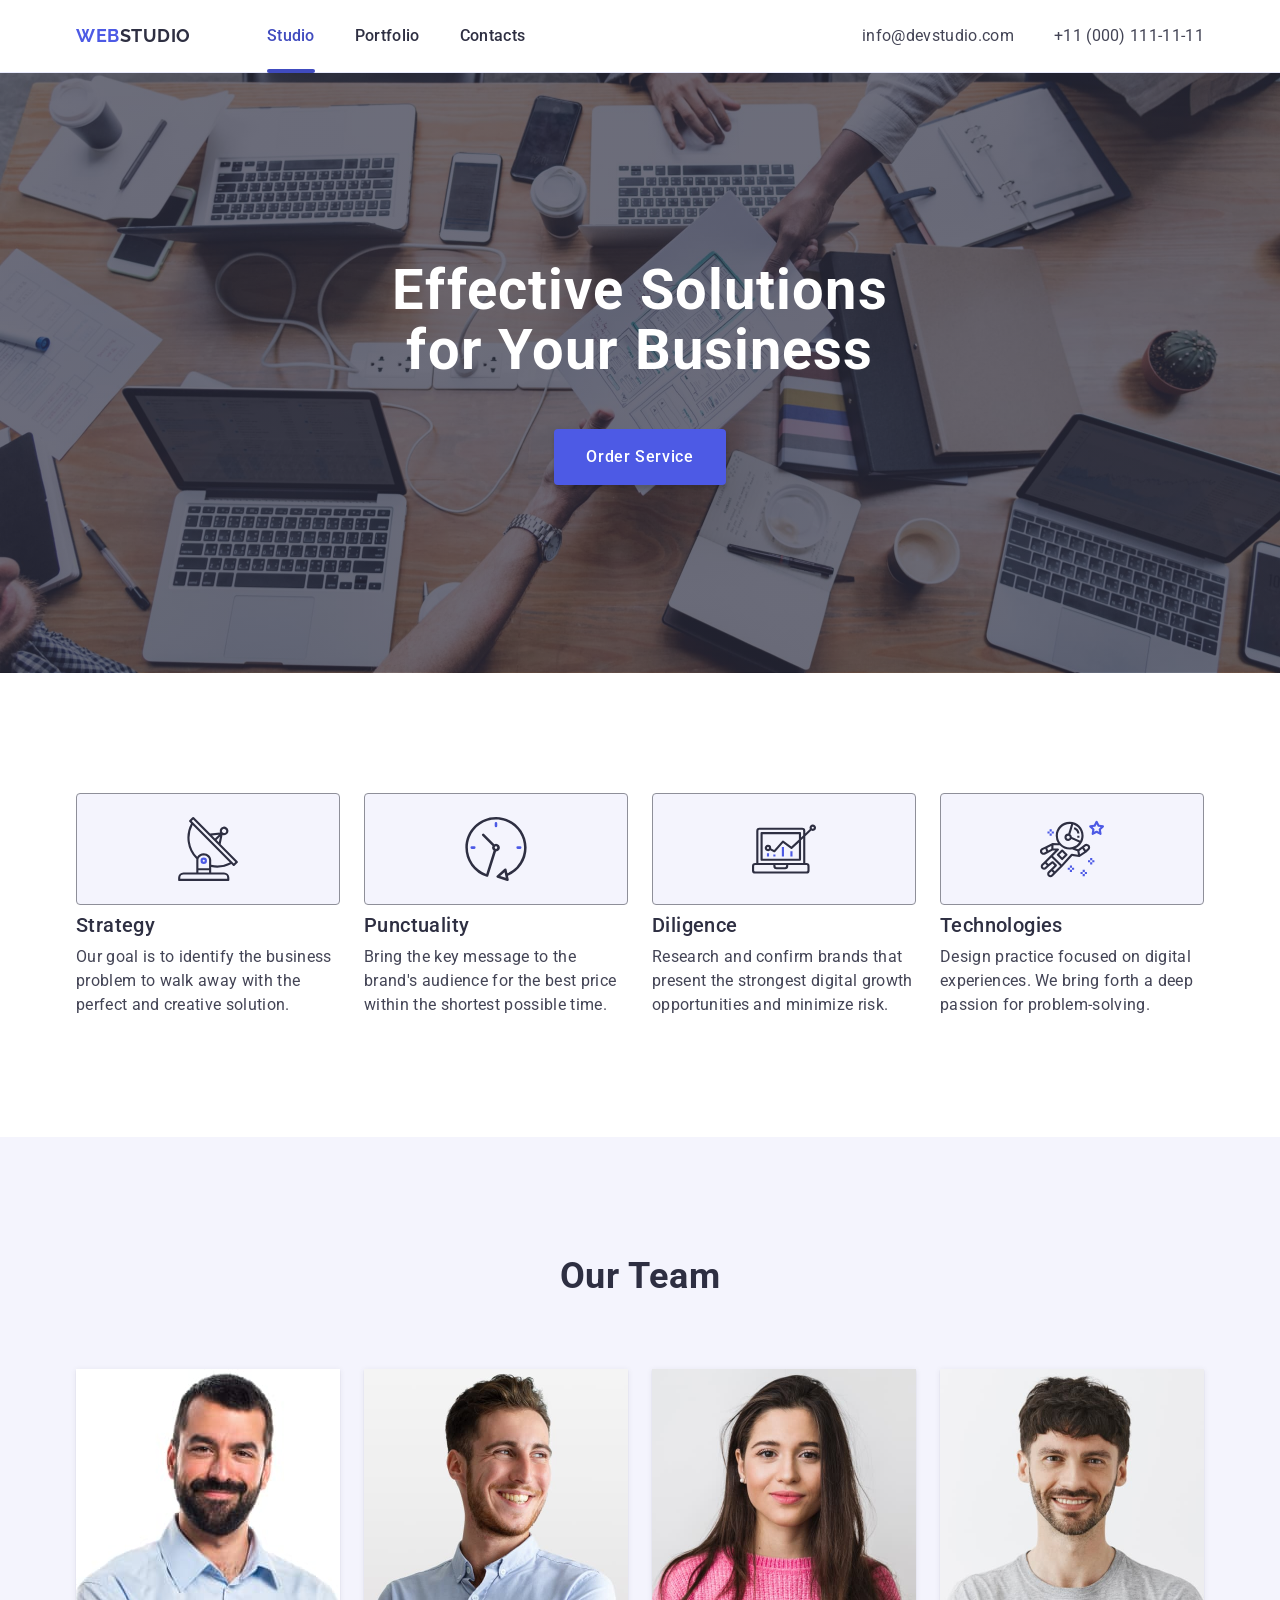
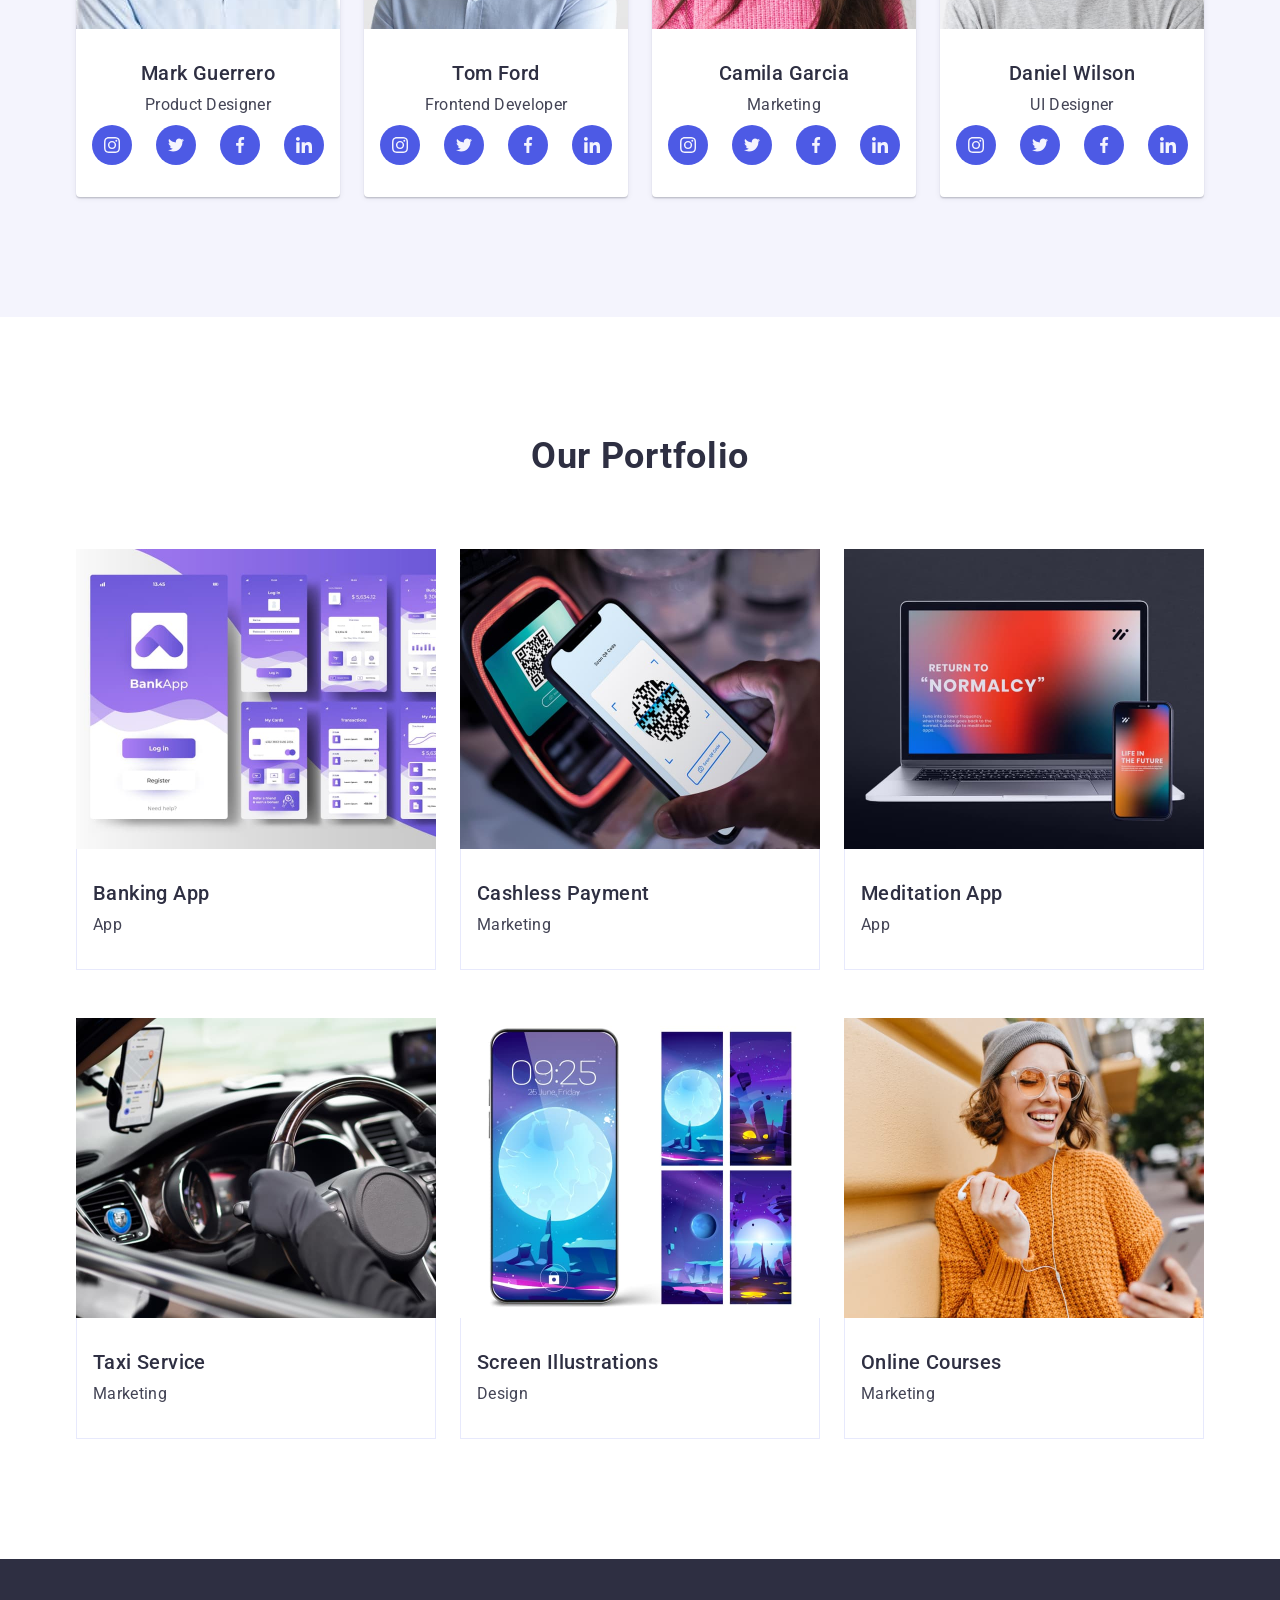
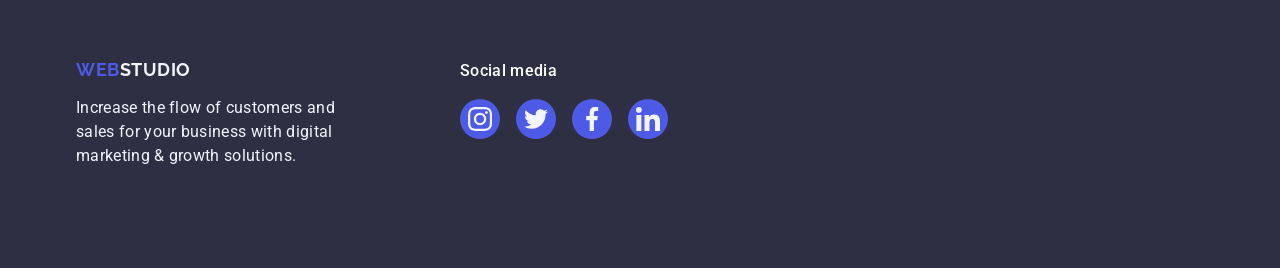
<file: index.html>
<!DOCTYPE html>
<html lang="en">
<head>
    <meta charset="UTF-8">
    <meta name="viewport" content="width=<device-width>, initial-scale=1.0">
    <title>Document</title>
    <link rel="stylesheet" href="https://cdnjs.cloudflare.com/ajax/libs/modern-normalize/2.0.0/modern-normalize.min.css"
        integrity="sha512-4xo8blKMVCiXpTaLzQSLSw3KFOVPWhm/TRtuPVc4WG6kUgjH6J03IBuG7JZPkcWMxJ5huwaBpOpnwYElP/m6wg=="
        crossorigin="anonymous" referrerpolicy="no-referrer" />
    <link rel="stylesheet" href="./css/styles.css" >
    <link rel="preconnect" href="https://fonts.googleapis.com">
    <link rel="preconnect" href="https://fonts.gstatic.com" crossorigin>
    <link href="https://fonts.googleapis.com/css2?family=Raleway:wght@700&family=Roboto:wght@400;500;700&display=swap"
        rel="stylesheet">
    
</head>
<body>
    <header class=" section header">
        <div class="container header-wrap">
        <nav class="header-nav">
        <a class="header-logo" href="./index.html" target="_blank" rel="noopener noreferrer nofollow
        ">Web<span class="header-logo-studio">Studio</span></a>
        <ul class="header-menu-list">
            <li class="header-menu-item">
                <a class="header-menu-link current" href="./index.html" target="_blank" rel="noopener noreferrer nofollow
                ">Studio</a>
            </li>
            <li class="header-menu-item">
                <a class="header-menu-link" href="" target="_blank" rel="noopener noreferrer nofollow
                ">Portfolio</a>
            </li>
            <li class="header-menu-item">
                <a class="header-menu-link" href="" target="_blank" rel="noopener noreferrer nofollow
                ">Contacts</a>
            </li>
        </ul>
        </nav>
        <address class="header-address">
        <ul class="address-list">
<li>
    <a class="address-link" href="mailto:info@devstudio.com">info@devstudio.com</a>
</li>
<li>
    <a class="address-link" href="tel:+110001111111">+11 (000) 111-11-11</a>
</li>
        </ul>
        </address>
        </div>
    </header>
    <main>
         <!------------hero------------->
    <section class="section hero-section">
        <div class="container hero-wrap">
        <h1 class="hero-title">Effective Solutions
        for Your Business</h1>
        <button class="hero-button" type="button">Order Service</button>
        </div>
    </section>
    <!----------about company----------->
    <section class="section features">
        <div class="container features-wrap">
        <h2 class="visually-hidden">About company</h2>
        <ul class="features-list">
            <li class="features-item">
                <div class="feature-item-wrap">
                    <svg class="features-icon" width="64" height="64">
                        <use href="./images/icons.svg#icon-antenna"></use>
                    </svg>
                </div>
                <h3 class="features-list-title">Strategy</h3>
                <p class="features-list-text">
                    Our goal is to identify the business
                    problem to walk away with the perfect and creative solution.
                </p>
            </li>
            <li class="features-item">
                <div class="feature-item-wrap">
                    <svg class="features-icon" width="64" height="64">
                        <use href="./images/icons.svg#icon-clock"></use>
                    </svg>
                </div>
                <h3 class="features-list-title">Punctuality</h3>
                <p class="features-list-text">
                    Bring the key message to the brand's audience for the best 
                    price within the shortest possible time.
                </p>
            </li>
            <li class="features-item">
                <div class="feature-item-wrap">
                    <svg class="features-icon" width="64" height="64">
                        <use href="./images/icons.svg#icon-diagram"></use>
                    </svg>
                </div>
                <h3 class="features-list-title">Diligence</h3>
                <p class="features-list-text">
                    Research and confirm brands that present the strongest digital 
                    growth opportunities and minimize risk.
                </p>
            </li>
            <li class="features-item">
                <div class="feature-item-wrap">
                    <svg class="features-icon" width="64" height="64">
                        <use href="./images/icons.svg#icon-astronaut"></use>
                    </svg>
                </div>
                <h3 class="features-list-title">Technologies</h3>
                <p class="features-list-text">
                    Design practice focused on digital experiences. We bring forth 
                    a deep passion for problem-solving.
                </p>
            </li>
        </ul>
    </div>
    </section>
    <!-----------our team------------>
    <section class="section section-team">
        <div class="container team-wrap">
        <h2 class="section-title section-team-title">Our Team</h2>
        <ul class="seaction-team-list">
            <li class="section-team-item">
                <img class="seaction-team-img" src="./images/MarkGuerrero.jpg" alt="Product Designer" width="264" height="260" />
                <div class="text-wrap">
                    <h3 class="section-team-subtitle">Mark Guerrero</h3>
                    <p class="section-team-text">Product Designer</p>
                <ul class="team-icon-list">
                    <li class="team-icon-item">
                        <a class="team-icon-link" href="" target="_blank" rel="noopener noreferrer nofollow">
                            <svg class="team-icom" width="16" height="16">
                                <use href="./images/icons.svg#icon-instagram"></use>
                            </svg>
                        </a>
                    </li>
                    <li class="team-icon-item">
                        <a class="team-icon-link" href="" target="_blank" rel="noopener noreferrer nofollow">
                        <svg class="team-icom" width="16" height="16">
                            <use href="./images/icons.svg#icon-twitter"></use>
                        </svg>
                    </a>
                </li>
                    <li class="team-icon-item">
                        <a class="team-icon-link" href="" target="_blank" rel="noopener noreferrer nofollow">
                        <svg class="team-icom" width="16" height="16">
                            <use href="./images/icons.svg#icon-facebook"></use>
                        </svg>
                    </a>
                </li>
                    <li class="team-icon-item">
                        <a class="team-icon-link" href="" target="_blank" rel="noopener noreferrer nofollow">
                        <svg class="team-icom" width="16" height="16">
                            <use href="./images/icons.svg#icon-linkedin"></use>
                        </svg>
                    </a>
                </li>
                   </ul>
                </div>
            </li>
            <li class="section-team-item">
                <img class="seaction-team-img" src="./images/TomFord.jpg" alt="Frontend Developer" width="264" height="260" />
               <div class="text-wrap">
                    <h3 class="section-team-subtitle">Tom Ford</h3>
                    <p class="section-team-text">Frontend Developer</p>
                   <ul class="team-icon-list">
                    <li class="team-icon-item">
                        <a class="team-icon-link" href="" target="_blank" rel="noopener noreferrer nofollow">
                            <svg class="team-icom" width="16" height="16">
                                <use href="./images/icons.svg#icon-instagram"></use>
                            </svg>
                        </a>
                    </li>
                    <li class="team-icon-item">
                        <a class="team-icon-link" href="" target="_blank" rel="noopener noreferrer nofollow">
                        <svg class="team-icom" width="16" height="16">
                            <use href="./images/icons.svg#icon-twitter"></use>
                        </svg>
                    </a>
                </li>
                    <li class="team-icon-item">
                        <a class="team-icon-link" href="" target="_blank" rel="noopener noreferrer nofollow">
                        <svg class="team-icom" width="16" height="16">
                            <use href="./images/icons.svg#icon-facebook"></use>
                        </svg>
                    </a>
                </li>
                    <li class="team-icon-item">
                        <a class="team-icon-link" href="" target="_blank" rel="noopener noreferrer nofollow">
                        <svg class="team-icom" width="16" height="16">
                            <use href="./images/icons.svg#icon-linkedin"></use>
                        </svg>
                    </a>
                </li>
                   </ul>
                </div>
            </li>
            <li class="section-team-item">
                <img class="seaction-team-img" src="./images/CamilaGarcia.jpg" alt="Marketing" width="264" height="260" />
                <div class="text-wrap">
                    <h3 class="section-team-subtitle">Camila Garcia</h3>
                    <p class="section-team-text">Marketing</p>
                    <ul class="team-icon-list">
                        <li class="team-icon-item">
                            <a class="team-icon-link" href="" target="_blank" rel="noopener noreferrer nofollow">
                                <svg class="team-icom" width="16" height="16">
                                    <use href="./images/icons.svg#icon-instagram"></use>
                                </svg>
                            </a>
                        </li>
                        <li class="team-icon-item">
                            <a class="team-icon-link" href="" target="_blank" rel="noopener noreferrer nofollow">
                                <svg class="team-icom" width="16" height="16">
                                    <use href="./images/icons.svg#icon-twitter"></use>
                                </svg>
                            </a>
                        </li>
                        <li class="team-icon-item">
                            <a class="team-icon-link" href="" target="_blank" rel="noopener noreferrer nofollow">
                                <svg class="team-icom" width="16" height="16">
                                    <use href="./images/icons.svg#icon-facebook"></use>
                                </svg>
                            </a>
                        </li>
                        <li class="team-icon-item">
                            <a class="team-icon-link" href="" target="_blank" rel="noopener noreferrer nofollow">
                                <svg class="team-icom" width="16" height="16">
                                    <use href="./images/icons.svg#icon-linkedin"></use>
                                </svg>
                            </a>
                        </li>
                    </ul>
                </div>
            </li>
            <li class="section-team-item">
                <img class="seaction-team-img" src="./images/DanielWilson.jpg" alt="UI Designer" width="264" height="260" />
                <div class="text-wrap">
                    <h3 class="section-team-subtitle">Daniel Wilson</h3>
                    <p class="section-team-text">UI Designer</p>
                    <ul class="team-icon-list">
                        <li class="team-icon-item">
                            <a class="team-icon-link" href="" target="_blank" rel="noopener noreferrer nofollow">
                                <svg class="team-icom" width="16" height="16">
                                    <use href="./images/icons.svg#icon-instagram"></use>
                                </svg>
                            </a>
                        </li>
                        <li class="team-icon-item">
                            <a class="team-icon-link" href="" target="_blank" rel="noopener noreferrer nofollow">
                                <svg class="team-icom" width="16" height="16">
                                    <use href="./images/icons.svg#icon-twitter"></use>
                                </svg>
                            </a>
                        </li>
                        <li class="team-icon-item">
                            <a class="team-icon-link" href="" target="_blank" rel="noopener noreferrer nofollow">
                                <svg class="team-icom" width="16" height="16">
                                    <use href="./images/icons.svg#icon-facebook"></use>
                                </svg>
                            </a>
                        </li>
                        <li class="team-icon-item">
                            <a class="team-icon-link" href="" target="_blank" rel="noopener noreferrer nofollow">
                                <svg class="team-icom" width="16" height="16">
                                    <use href="./images/icons.svg#icon-linkedin"></use>
                                </svg>
                            </a>
                        </li>
                    </ul>
                </div>
            </li>
        </ul>
        </div>
    </section>
    <!-------------portfolio-------------->
    <section class="section section-portfolio">
        <div class="container">
        <h2 class="section-title section-portfolio-title">Our Portfolio</h2>
        <ul class="section-portfolio-list">
            <li class="portfolio-item">
                <div class="portfolio-cover-wrap">
                    <img class="section-portfolio-img" src="./images/banking.jpg" alt="Banking App" width="360" height="300" />
                    <p class="portfolio-cover-text">14 Stylish and User-Friendly App Design Concepts · Task Manager App · Calorie Tracker App · Exotic Fruit Ecommerce App ·
                    Cloud Storage App</p>
                </div>
                <div class="portfolio-item-wrap">
                    <h3 class="section-portfolio-subtitle">Banking App</h3>
                    <p class="section-portfolio-text">App</p>
               </div>
            </li>
            <li class="portfolio-item">
                <div class="portfolio-cover-wrap">
                    <img class="section-portfolio-img" src="./images/payment.jpg" alt="Cashless Payment" width="360" height="300" />
                    <p class="portfolio-cover-text">14 Stylish and User-Friendly App Design Concepts · Task Manager App · Calorie Tracker
                        App · Exotic Fruit Ecommerce App ·
                        Cloud Storage App</p>
                </div>
                <div class="portfolio-item-wrap">
                    <h3 class="section-portfolio-subtitle">Cashless Payment</h3>
                    <p class="section-portfolio-text">Marketing</p>
                </div>
                </li>
            <li class="portfolio-item">
                <div class="portfolio-cover-wrap">
                    <img class="section-portfolio-img" src="./images/maditation.jpg" alt="Meditation App" width="360" height="300" />
                    <p class="portfolio-cover-text">14 Stylish and User-Friendly App Design Concepts · Task Manager App · Calorie Tracker
                        App · Exotic Fruit Ecommerce App ·
                        Cloud Storage App</p>
                </div>
                <div class="portfolio-item-wrap">
                    <h3 class="section-portfolio-subtitle">Meditation App</h3>
                    <p class="section-portfolio-text">App</p>
                </div>
            </li>
            <li class="portfolio-item">
                <div class="portfolio-cover-wrap">
                    <img class="section-portfolio-img" src="./images/taxi.jpg" alt="Taxi Service" width="360" height="300" />
                    <p class="portfolio-cover-text">14 Stylish and User-Friendly App Design Concepts · Task Manager App · Calorie Tracker
                        App · Exotic Fruit Ecommerce App ·
                        Cloud Storage App</p>
                </div>
                <div class="portfolio-item-wrap">
                    <h3 class="section-portfolio-subtitle">Taxi Service</h3>
                    <p class="section-portfolio-text">Marketing</p>
                </div>
            </li>
            <li class="portfolio-item">
                <div class="portfolio-cover-wrap">
                    <img class="section-portfolio-img" src="./images/screen.jpg" alt="Screen Illustrations" width="360" height="300" />
                    <p class="portfolio-cover-text">14 Stylish and User-Friendly App Design Concepts · Task Manager App · Calorie Tracker
                        App · Exotic Fruit Ecommerce App ·
                        Cloud Storage App</p>
                </div>
                <div class="portfolio-item-wrap">
                    <h3 class="section-portfolio-subtitle">Screen Illustrations</h3>
                    <p class="section-portfolio-text">Design</p>
                </div>
            </li>
            <li class="portfolio-item">
                <div class="portfolio-cover-wrap">
                    <img class="section-portfolio-img" src="./images/courses.jpg" alt="Online Courses" width="360" height="300" />
                <p class="portfolio-cover-text">14 Stylish and User-Friendly App Design Concepts · Task Manager App · Calorie Tracker
                    App · Exotic Fruit Ecommerce App ·
                    Cloud Storage App</p>
                </div>
                <div class="portfolio-item-wrap">
                    <h3 class="section-portfolio-subtitle">Online Courses</h3>
                    <p class="section-portfolio-text">Marketing</p>
               </div>
                 </li>
        </ul>
        </div>
    </section>
    </main>
    <!----------footer-------->
    <footer class="section footer">
      <div class="container footer-wrap">
        <div class="footer-logo-wrap">
            <a class="footer-logo" href="./index.html" target="_blank" rel="noopener noreferrer nofollow
                ">Web<span class="footer-logo-studio">Studio</span></a>
                <p class="footer-text">
                    Increase the flow of customers and sales for your business 
                    with digital marketing & growth solutions.
                </p>
        </div>
        <div class="footer-icon-wrap">
            <p class="footer-icon-text">Social media</p>
                    <ul class="footer-icon-list">
                        <li class="footer-icon-item">
                            <a class="footer-icon-link" href="" target="_blank" rel="noopener noreferrer nofollow">
                                <svg class="footer-icom" width="24" height="24">
                                    <use href="./images/icons.svg#icon-instagram"></use>
                                </svg>
                            </a>
                        </li>
                        <li class="footer-icon-item">
                            <a class="footer-icon-link" href="" target="_blank" rel="noopener noreferrer nofollow">
                                <svg class="footer-icom" width="24" height="24">
                                    <use href="./images/icons.svg#icon-twitter"></use>
                                </svg>
                            </a>
                        </li>
                        <li class="footer-icon-item">
                            <a class="footer-icon-link" href="" target="_blank" rel="noopener noreferrer nofollow">
                                <svg class="footer-icom" width="24" height="24">
                                    <use href="./images/icons.svg#icon-facebook"></use>
                                </svg>
                            </a>
                        </li>
                        <li class="footer-icon-item">
                            <a class="footer-icon-link" href="" target="_blank" rel="noopener noreferrer nofollow">
                                <svg class="footer-icom" width="24" height="24">
                                    <use href="./images/icons.svg#icon-linkedin"></use>
                                </svg>
                            </a>
                        </li>
                    </ul>
        </div>
      </div>
    </footer>
</body>
</html>
</file>
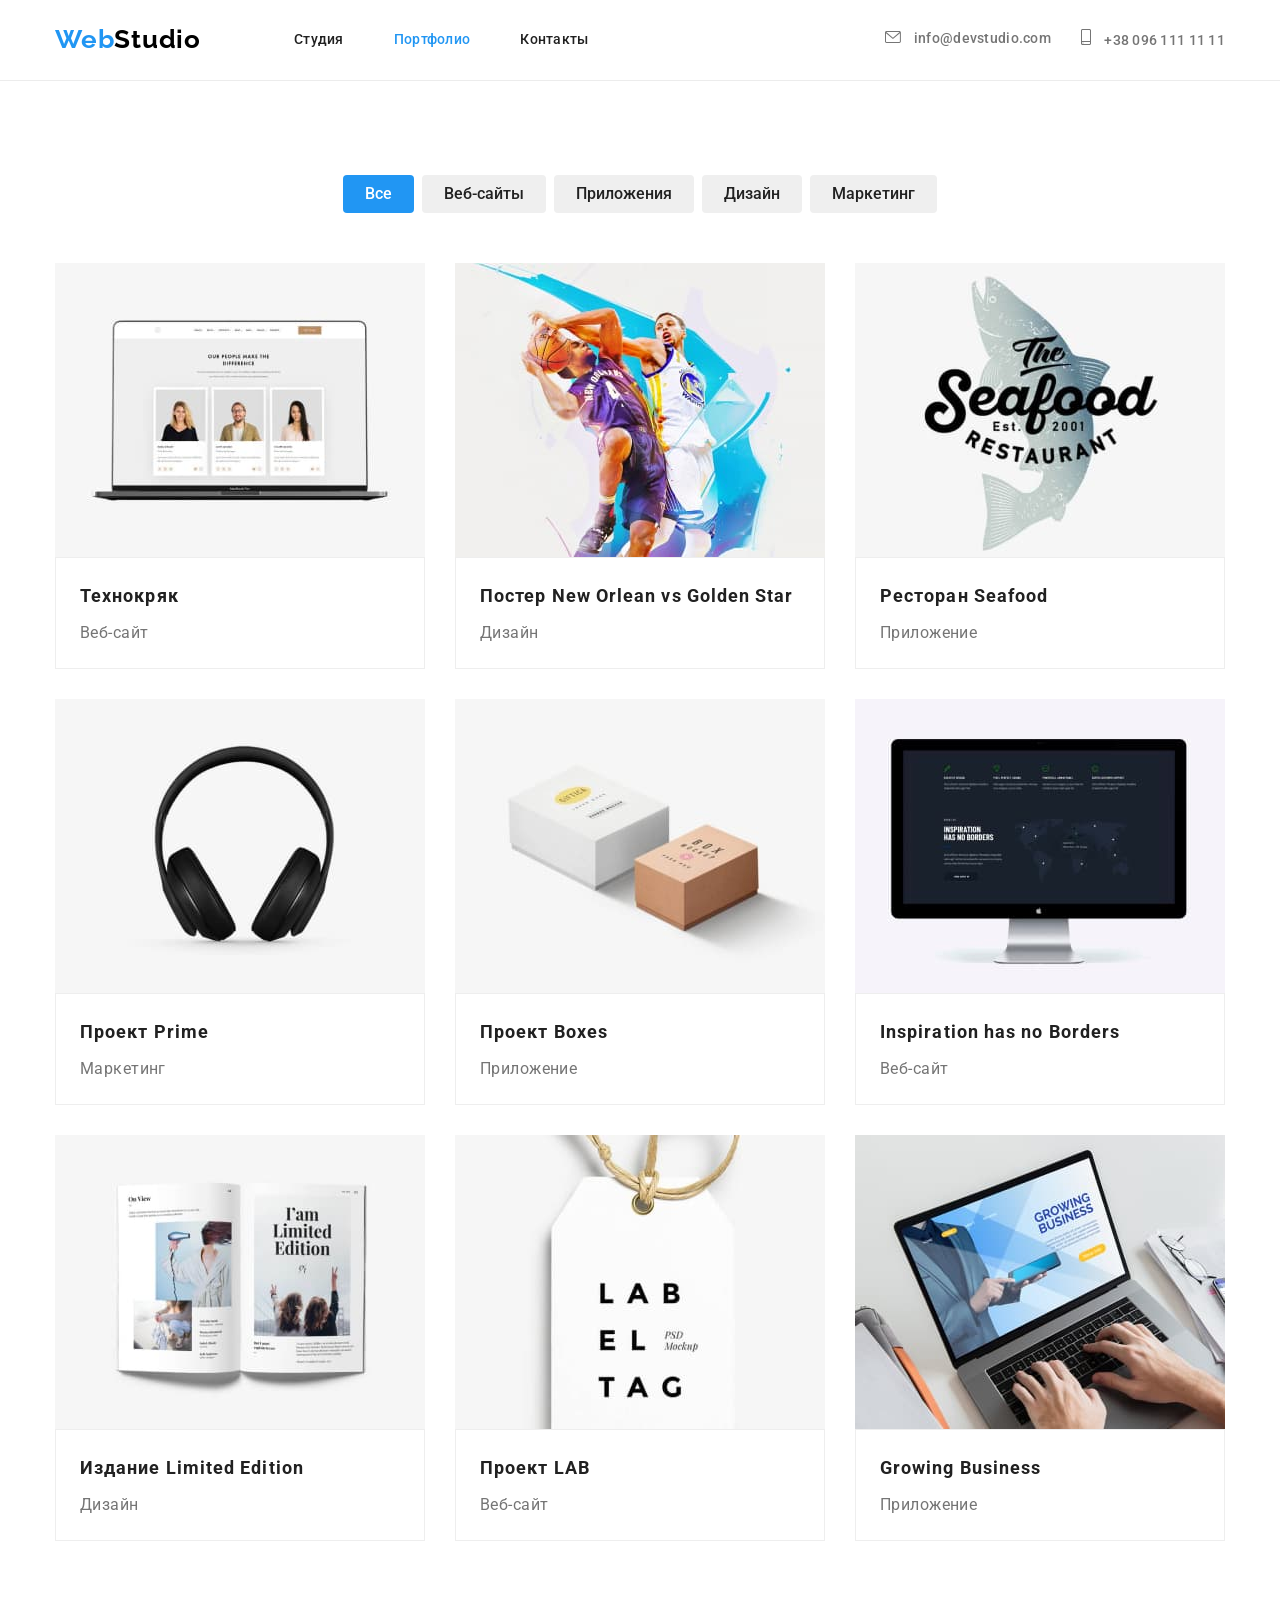
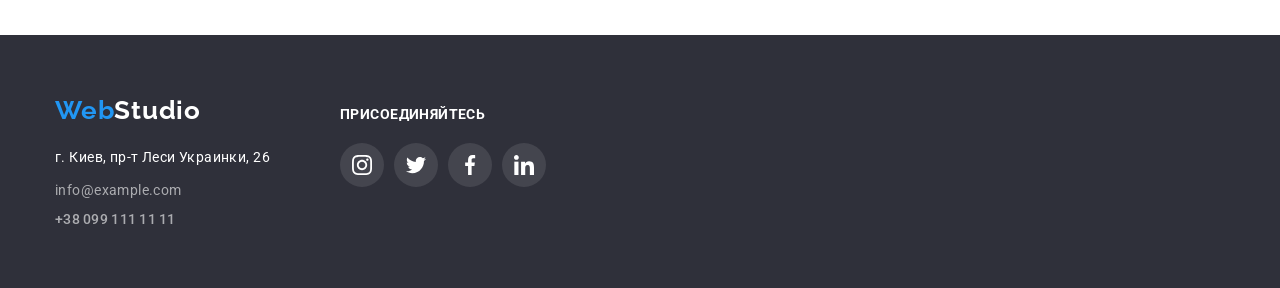
<file: portfolio.html>
<!DOCTYPE html>
<html lang="ru">
  <head>
    <meta charset="UTF-8" />
    <meta http-equiv="X-UA-Compatible" content="IE=edge" />
    <meta name="viewport" content="width=device-width, initial-scale=1.0" />
    <title>Портфолио Вубстудии</title>
    <link
      rel="stylesheet"
      href="https://cdn.jsdelivr.net/npm/modern-normalize@1.1.0/modern-normalize.min.css"
    />
    <link rel="preconnect" href="https://fonts.googleapis.com" />
    <link rel="preconnect" href="https://fonts.gstatic.com" crossorigin />
    <link
      href="https://fonts.googleapis.com/css2?family=Montserrat:ital,wght@1,300;1,600&family=Raleway:wght@700&family=Roboto:wght@400;500;700;900&display=swap"
      rel="stylesheet"
    />
    <link rel="stylesheet" href="./CSS/styles.css" />
  </head>
  <body>
    <!-- header -->
    <header class="page-header">
      <div class="container page-header-container">
        <nav class="navigation">
          <a class="link logo" href="./portfolio.html" lang="en"
            ><span class="web">Web</span>Studio</a
          >
          <ul class="list menu">
            <li class="menu-item">
              <a class="menu-link link" href="./index.html">Студия</a>
            </li>
            <li class="menu-item">
              <a
                class="menu-link link background-portfolio"
                href="./portfolio.html"
                >Портфолио</a
              >
            </li>
            <li class="menu-item">
              <a class="menu-link link" href="">Контакты</a>
            </li>
          </ul>
        </nav>
        <ul class="contacts list">
          <li class="header-menu-contact header-icon"></li>
          <a
              class="contact-mail link mail-theme-light header-icon"
              href="mailto:info@devstudio.com"
            >
              <svg class="mail-icon" width="16" height="12">
                <use href="./images/sprite.svg#icon-mailsvg"></use>
              </svg>
              info@devstudio.com</a
            >
          </li>
          <li class="header-menu-contact">
            <a
              class="phone-number link phone-number-theme-light"
              href="tel:+380961111111"
            >
              <svg class="phone-icon" width="10" height="16">
                <use href="./images/sprite.svg#icon-smartphonesvg"></use>
              </svg>
              +38 096 111 11 11</a
            >
        </ul>
      </div>
    </header>
    <!--main-->
    <main class="completed-work">
      <section class="section">
        <div class="container">
          <h1 hidden>Our works</h1>
          <ul class="button-list list">
            <li class="name-button">
              <button
                class="button-filter button-filter-all secondary-button"
                type="button"
              >
                Все
              </button>
            </li>
            <li class="name-button">
              <button class="button-filter secondary-button" type="button">
                Веб-сайты
              </button>
            </li>
            <li class="name-button">
              <button class="button-filter secondary-button" type="button">
                Приложения
              </button>
            </li>
            <li class="name-button">
              <button class="button-filter secondary-button" type="button">
                Дизайн
              </button>
            </li>
            <li class="name-button">
              <button class="button-filter secondary-button" type="button">
                Маркетинг
              </button>
            </li>
          </ul>
          <ul class="examples-of-work list">
            <li>
               <a href="" class="concrete-work link"><img
                class="page-layout"
                src="./images/portfolio/technokryak.jpg"
                alt="Веб-сайт Технокряк"
                width="370"
                height="294"
              />
              <div class="text-part">
                <h2 class="name-project">Технокряк</h2>
                <p class="type-of-work">Веб-сайт</p>
              </div></a>
            </li>
             
            <li>
              <a href="" class="concrete-work link"><img 
                class="page-layout"
                src="./images/portfolio/poster.jpg"
                alt="Постер Нью Орлеан против Золотой звезды"
                width="370"
                height="294"
              />
              <div class="text-part">
                <h2 class="name-project">
                  Постер <span lang="en">New Orlean vs Golden Star</span>
                </h2>
                <p class="type-of-work">Дизайн</p>
              </div>
               </a>
            </li>
            <li>
              <a href="" class="concrete-work link">
              <img
                class="page-layout"
                src="./images/portfolio/restaurant.jpg"
                alt="Приложение ресторан Seafood"
                width="370"
                height="294"
              />
              <div class="text-part">
                <h2 class="name-project">
                  Ресторан <span lang="en">Seafood</span>
                </h2>
                <p class="type-of-work">Приложение</p>
              </div>
             </a>
            </li>
            <li>
              <a href="" class="concrete-work link">
              <img
                class="page-layout"
                src="./images/portfolio/prime.jpg"
                alt="Маркетинговый проект Prime"
                width="370"
                height="294"
              />
              <div class="text-part">
                <h2 class="name-project">
                  Проект <span lang="en">Prime</span>
                </h2>
                <p class="type-of-work">Маркетинг</p>
              </div>
              </a>
            </li>
            <li>
              <a href="" class="concrete-work link">
              <img
                class="page-layout"
                src="./images/portfolio/boxes.jpg"
                alt="Приложение проект Boxes"
                width="370"
                height="294"
              />
              <div class="text-part">
                <h2 class="name-project">
                  Проект <span lang="en">Boxes</span>
                </h2>
                <p class="type-of-work">Приложение</p>
              </div>
              </a>
            </li>
            <li>
              <a href="" class="concrete-work link">
              <img
                class="page-layout"
                src="./images/portfolio/ihnb.jpg"
                alt="Веб-сайт Inspiration has no Borders"
                width="370"
                height="294"
              />
              <div class="text-part">
                <h2 class="name-project" lang="en">
                  Inspiration has no Borders
                </h2>
                <p class="type-of-work">Веб-сайт</p>
              </div>
              </a>
            </li>
            <li>
              <a href="" class="concrete-work link">
              <img
                class="page-layout"
                src="./images/portfolio/limited.jpg"
                alt="Дизайнерское издание Limited Edition"
                width="370"
                height="294"
              />
              <div class="text-part">
                <h2 class="name-project">
                  Издание <span lang="en">Limited Edition</span>
                </h2>
                <p class="type-of-work">Дизайн</p>
              </div>
             </a>
            </li>
            <li>
              <a href="" class="concrete-work link">
              <img
                class="page-layout"
                src="./images/portfolio/lab.jpg"
                alt="Мфркетинговый Проект LAB"
                width="370"
                height="294"
              />
              <div class="text-part">
                <h2 class="name-project">Проект LAB</h2>
                <p class="type-of-work">Веб-сайт</p>
              </div>
              </a>
            </li>
            <li>
              <a href="" class="concrete-work link">
              <img
                class="page-layout"
                src="./images/portfolio/business.jpg"
                alt="Приложение Growing Business"
                width="370"
                height="294"
              />
              <div class="text-part">
                <h2 class="name-project" lang="en">Growing Business</h2>
                <p class="type-of-work">Приложение</p>
              </div>
              </a>
            </li>
            
          </ul>
        </div>
      </section>
    </main>
    <!--footer-->
    <footer class="page-footer">
      <div class="container footer-container">
        <div class="contact-container">
          <a class="logo link footer-logo" href="" lang="en"
          ><span class="web">Web</span
          ><span class="logo-them-dark">Studio</span>
        </a>
        <address class="address">
          <ul class="list footer-contact">
            <li class="footer-menu-contact">
              <a
                class="google-maps link"
                href="https://goo.gl/maps/hXsa1kEKAmFXyF3AA"
                target="_blank"
                rel="noopener noreferrer"
                >г. Киев, пр-т Леси Украинки, 26</a
              >
            </li>
            <li class="footer-menu-contact">
              <a class="link mail-theme-dark" href="mailto:info@example.com"
                >info@example.com</a
              >
            </li>
            <li class="footer-menu-contact">
              <a
                class="phone-number link phone-number-theme-dark"
                href="tel:+380991111111"
                >+38 099 111 11 11</a
              >
            </li>
          </ul>
        </address> 
      </div>
       <div class="social-list-container">
          <p class="join-us">Присоединяйтесь</p>
          <ul class="footer-social-list list">
            <li class="footer-icon-list">
              <a href="" class="footer-social-list-link social-list-them-dark">
                <svg class="footer-icon">
                  <use href="./images/sprite.svg#icon-instagramsvg"></use>
                </svg>
              </a>
            </li>
            <li class="footer-icon-list">
              <a
                href=""
                class="footer-social-list-link social-list-them-dark twitter"
              >
                <svg class="footer-icon">
                  <use href="./images/sprite.svg#icon-twittersvg"></use>
                </svg>
              </a>
            </li>
            <li class="footer-icon-list">
              <a href="" class="footer-social-list-link social-list-them-dark">
                <svg class="footer-icon">
                  <use href="./images/sprite.svg#icon-facebooksvg"></use>
                </svg>
              </a>
            </li>
            <li class="footer-icon-list">
              <a href="" class="footer-social-list-link social-list-them-dark">
                <svg class="footer-icon">
                  <use href="./images/sprite.svg#icon-linkedinsvg"></use>
                </svg>
              </a>
            </li>
          </ul>
        </div> 
      </div>
    </footer>
  </body>
</html>
</file>
<file: css/styles.css>
body {
    font-family: "Roboto", sans-serif;
    color: #434455;
    background-color: #FFFFFF;
}

p, h1, h2, h3, h4, h5, h6 {
    margin-top: 0;
    margin-bottom: 0;
}

ul {
    list-style: none;
    margin-top: 0;
    margin-bottom: 0;
    padding-left: 0;
}

a {
    text-decoration: none;
}

button {
    cursor: pointer;
}

address {
    font-style: normal;
}

img {
    display: block;
}



/* ------------------HEADER------------------- */

.header {
   
    border-bottom: 1px solid #e7e9fc;
    box-shadow: 0px 2px 1px rgba(46, 47, 66, 0.08),
            0px 1px 1px rgba(46, 47, 66, 0.16), 0px 1px 6px rgba(46, 47, 66, 0.08);
        background: #fff;
  
} 

.header-wrap {
    display: flex;
    align-items: center;
}

.header-nav {
    display: flex;
    flex-grow: 1;
    align-items: center;
    
}

.header-logo {
    font-family: "Raleway", sans-serif;
    font-weight: 700;
    font-size: 18px;
    line-height: 1.17;
    letter-spacing: 0.03em;
    text-transform: uppercase;
    color: #4d5ae5;
    margin-right: 76px;
}

.header-logo .header-logo-studio {
    color: #2e2f42;
}

.header-menu-list {
    display: flex;
    gap: 40px;
    
}

.header-menu-link {
    display: block;
    font-weight: 500;
    font-size: 16px;
    line-height: 1.5;
    letter-spacing: 0.02em;
    color: #2e2f42;
    padding: 24px 0;
    transition: color 250ms cubic-bezier(0.4, 0, 0.2, 1);
}

.header-menu-list .header-menu-link:hover,
.header-menu-list .header-menu-link:focus,
.header-menu-list .header-menu-link:active {
    color: #404bbf;
}

.current {
    position: relative;
    color: #404bbf;
}

.header-menu-link.current::after {
    content: '';
    position: absolute;
    left: 0;
    bottom: -1;
    display: block;
    width: 100%;
    height: 4px;
    border-radius: 2px;
    background-color: #404bbf;
   bottom: -1px;
    transition: background-color 250ms cubic-bezier(0.4, 0, 0.2, 1);
}

.header-address {
    font-style: normal;
    display: flex;
}

.address-list {
    display: flex;
    gap: 40px;
}

.address-link {
font-family: "Roboto", sans-serif;
font-weight: 400;
font-size: 16px;
line-height: 1.5;
letter-spacing: 0.02em;
color: #434455;
transition: color 250ms cubic-bezier(0.4, 0, 0.2, 1);
}

.address-list .address-link:hover,
.address-list .address-link:focus {
    color:#404bbf
}




/*=============HERO============*/


.hero-section {
    max-width: 1440px;
    background: #2e2f42;
    padding-top: 188px;
    padding-bottom: 188px;
    background-image: linear-gradient(rgba(46, 47, 66, 0.7), rgba(46, 47, 66, 0.7)), url(../images/hero-bg.jpg);
    background-repeat: no-repeat;
    background-position: center;
    background-size: cover;
    margin: 0 auto;
}

.hero-title {
    font-weight: 700;
    font-size: 56px;
    line-height: 1.07;        
    letter-spacing: 0.02em;
    text-align: center;
    color: #fff;
    max-width: 496px;
    margin: 0 auto;
    margin-bottom: 48px;
    
}

.hero-button {
    min-width: 169px;
    height: 56px;
    background: #4d5ae5;
    font-weight: 500;
    font-size: 16px;
    line-height: 1.5;
    letter-spacing: 0.04em;
    color: #fff;
    border-color: transparent;
    border: none;
    border-radius: 4px;
    box-shadow: 0 4px 4px 0 rgba(0, 0, 0, 0.15);
    transition: background-color 250ms cubic-bezier(0.4, 0, 0.2, 1);
    padding: 16px 32px;
    display: block;
    margin: 0 auto;
}

.hero-button:hover,
.hero-button:focus {
    background: #404bbf;
}

/*===============about company==========*/

.features {
   padding-top: 120px;
    padding-bottom: 120px; 
}

.visually-hidden {
    position: absolute;
    width: 1px;
    height: 1px;
    margin: -1px;
    border: 0;
    padding: 0;
    white-space: nowrap;
    clip-path: inset(100%);
    clip: rect(0 0 0 0);
    overflow: hidden;
}

.features-list {
    display: flex;
    gap: 24px;
   margin: 0;
   padding-left: 0;
}  


.features-item {
    flex-basis: calc((100% - 3 * 24px) / 4);
}

.feature-item-wrap {
    display: flex;
    justify-content: center;
        align-items: center;
    
    height: 112px;
    border: 1px solid #8e8f99;
    border-radius: 4px;
    background: #f4f4fd;
   
    margin-bottom: 8px;
}

.features-icon {
    display: block;
   
}

.features-list-title {
    align-items: center;
    font-weight: 500;
    font-size: 20px;
    line-height: 1.2;
    letter-spacing: 0.02em;
    color: #2e2f42;
    margin-bottom: 8px;
}

.features-list-text {
    font-size: 16px;
    line-height: 1.5;
    letter-spacing: 0.02em;
    color: #434455;
}

/*==========GENERAL==========*/

.container {
    width: 1158px;
    padding-left: 15px;
    padding-right: 15px;
    margin: 0 auto;

}


.section-title {
    font-weight: 700;
    font-size: 36px;
    line-height: 1.11;
    letter-spacing: 0.02em;
    text-align: center;
    color: #2e2f42;
    text-transform: capitalize;
    margin-bottom: 72px;
}
/*==========================*/

/*=========our team==========*/

.section-team {
    background-color: #F4F4FD;
    padding: 120px 0;
}


.seaction-team-list {
    display: flex;
    gap: 24px;
}

.seaction-team-item {
    width: calc((100% - 72px) / 4);
}

.seaction-team-list > .section-team-item {
    background-color: #fff;
box-shadow: 0 2px 1px 0 rgba(46, 47, 66, 0.08), 0 1px 1px 0 rgba(46, 47, 66, 0.16), 0 1px 6px 0 rgba(46, 47, 66, 0.08);
    
    border-radius: 0 0 4px 4px;
}


.text-wrap {
    text-align: center;
    padding: 32px 0;
}

.section-team-subtitle {
   font-weight: 500;
   font-size: 20px;
   line-height: 1.2;
   letter-spacing: 0.02em;
   text-align: center;
   color: #2e2f42;
   margin-bottom: 8px;
   
}

.section-team-text {
    font-size: 16px;
    line-height: 1.5;
    letter-spacing: 0.02em;
    text-align: center;
    color: #434455;
    margin-bottom: 8px;
}

.team-icon-list {
    display: flex;
    align-items: center;
    justify-content: center;
    gap: 24px;
}

.team-icon-item {
    width: 40px;
    height: 40px;
}

.team-icon-link {
    width: 100%;
    height: 100%;
    background-color: #4d5ae5;
    border-radius: 50%;
    display: flex;
    align-items: center;
    justify-content: center;
    position: relative;
        transition: background-color 250ms cubic-bezier(0.4, 0, 0.2, 1);
}

.team-icon-link:hover,
.team-icon-link:focus {
    background-color: #404bbf;
}

.team-icom {
position: absolute;
    top: 50%;
    left: 50%;
    transform: translate(-50%, -50%);
        fill: #f4f4fd;
            transition: background-color 250ms cubic-bezier(0.4, 0, 0.2, 1);
}
/*==========================*/

/*=============portfolio=============*/

.section-portfolio {
    padding-top: 120px;
    padding-bottom: 120px;
}

.section-portfolio-list {
    background: #fff;
    display: flex;
    flex-wrap: wrap;
    gap: 48px 24px;
}

.portfolio-item-wrap {
    padding: 32px 16px;
    border: 1px solid #e7e9fc;
    border-top: none;
    
}

.portfolio-item {
    width: calc((100% - 2 * 24px) / 3);
    transition: box-shadow 250ms cubic-bezier(0.4, 0, 0.2, 1);
}

.portfolio-item:hover {
    box-shadow: 0 2px 1px 0 rgba(46, 47, 66, 0.08), 0 1px 1px 0 rgba(46, 47, 66, 0.16), 0 1px 6px 0 rgba(46, 47, 66, 0.08);
transition: box-shadow 250ms cubic-bezier(0.4, 0, 0.2, 1);
}

.portfolio-item:hover .portfolio-cover-text {
    transform: translateY(0);
}

.portfolio-cover-wrap {
    position: relative;
    overflow: hidden;
}

.portfolio-cover-text {
    position: absolute;
        font-size: 16px;
        line-height: 1.5;
        letter-spacing: 0.02em;
        color: #f4f4fd;
        width: 100%;
        height: 100%;
        top: 0;
        left: 0;
        padding: 40px 32px;
         background-color: #4d5ae5;
         transform: translateY(100%);
         transition: transform 250ms cubic-bezier(0.4, 0, 0.2, 1);;
}

.section-portfolio-subtitle {
    font-weight: 500;
    font-size: 20px;
    line-height: 1.2;
    letter-spacing: 0.02em;
    color: #2e2f42;
    margin-bottom: 8px;
    
}

.section-portfolio-text {
    font-size: 16px;
    line-height: 1.5;
    letter-spacing: 0.02em;
    color: #434455;
   
}

/* ===============footer============ */

.footer {
    background: #2e2f42;
    padding: 100px 0;
}

.footer-wrap {
    display: flex;
    align-items: baseline;
    
}

.footer-logo-wrap {
    margin-right: 120px;
}


.footer-logo {
    display: inline-block;
    font-family: "Raleway", sans-serif;
    font-weight: 700;
    font-size: 18px;
    line-height: 1.17;
    letter-spacing: 0.03em;
    text-transform: uppercase;
    color: #4d5ae5;
    margin-bottom: 16px;
   
}

.footer-logo .footer-logo-studio {
    color:#f4f4fd;
}

.footer-text {
    max-width: 264px;
    font-size: 16px;
    line-height: 1.5;
    letter-spacing: 0.02em;
    color: #f4f4fd;

}

.footer-icon-text {
    font-weight: 500;
        font-size: 16px;
        line-height: 1.5;
        letter-spacing: 0.02em;
        color: #fff;
    margin-bottom: 16px;
}

.footer-icon-list {
    display: flex;
    gap: 16px;
}

.footer-icon-item {
    width: 40px;
    height: 40px;
}

.footer-icon-link {
    width: 100%;
        height: 100%;
        background-color: #4d5ae5;
        border-radius: 50%;
        display: flex;
        align-items: center;
        justify-content: center;
}

.footer-icon-link:hover,
.footer-icon-link:focus {
    background-color: #31d0aa;
    transition: background-color 250ms cubic-bezier(0.4, 0, 0.2, 1);
}

.footer-icom {
    fill: #f4f4fd; 
}
/*============================ */
</file>
<file: CSS/styles.css>
:root {
  --primary-font: Roboto, sans-serif;
  --secondary-font: "Raleway", sans-serif;
  --primary-text-color: #212121;
  --secondary-text-color: #757575;
  --tertary-text-color: #ffffff;
  --accent-color: #2196f3;
  --primary-background: #ffffff;
  --secondary-background: #2f303a;
}

.list {
  list-style: none;
}

.link {
  text-decoration: none;
}

h1,
h2,
h2,
p {
  margin-top: 0;
  margin-bottom: 0;
}

ul {
  margin-top: 0;
  margin-bottom: 0;
  padding-left: 0;
}

img {
  display: block;
}

button {
  cursor: pointer;
}

body {
  font-family: var(--primary-font);
  color: var(--primary-text-color);
  font-size: 14px;
  letter-spacing: 0.03em;
  background-color: var(--primary-background);
}

.section {
  padding-top: 94px;
  padding-bottom: 94px;
}

/*=============HEADER==============*/

.container {
  width: 1200px;
  margin-left: auto;
  margin-right: auto;
  padding-left: 15px;
  padding-right: 15px;
}

.page-header {
  padding-top: 24px;
  padding-bottom: 25px;
  border-bottom: 1px solid #ececec;
}

.page-header-container {
  display: flex;
  align-items: center;
}

.navigation {
  display: flex;
  align-items: center;
}

.menu {
  display: flex;
  align-items: center;
}

.contacts {
  display: flex;
  align-items: center;
  margin-left: auto;
}

.logo {
  font-family: var(--secondary-font);
  font-weight: 700;
  font-size: 26px;
  line-height: 1.19;
  letter-spacing: 0.03em;
  color: #000000;
}

.logo {
  margin-right: 93px;
}

.header-icon {
  margin-right: 30px;
}

.menu-item:not(:last-child) {
  margin-right: 50px;
}

.mail-icon {
  align-items: center;
  fill: currentColor;
  margin-right: 10px;
}

.contact-mail {
  display: block;
  font-weight: 500;
  line-height: 1.14;
  letter-spacing: 0.02em;
  color: var(--secondary-text-color);
}

.contact-mail:hover,
.contact-mail:focus {
  color: var(--accent-color);
}

.mail-theme-light {
  color: var(--secondary-text-color);
}

.phone-number {
  display: block;
  font-weight: 500;
  line-height: 1.14;
  letter-spacing: 0.02em;
  color: var(--secondary-text-color);
}

.shadow-phone {
  filter: drop-shadow(0px 4px 4px rgba(0, 0, 0, 0.25));
}

.phone-number:hover,
.phone-number:focus {
  color: var(--accent-color);
}

.phone-icon {
  align-items: center;
  fill: currentColor;
  margin-right: 10px;
}

.phone-number-theme-light {
  color: var(--secondary-text-color);
}
.menu-link {
  font-weight: 500;
  line-height: 1.14;
  letter-spacing: 0.02em;
  color: var(--primary-text-color);
}

.menu-link:hover,
.menu-link:focus {
  color: var(--accent-color);
}

.background-studio,
.background-portfolio {
  color: var(--accent-color);
}

.header-menu-contact:not(:last-child) {
  margin-right: 50px;
}

/*=============/HEADER===========*/

/*================HERO===========*/

.hero {
  padding: 200px 0;
  box-shadow: 0px 4px 4px rgb(0 0 0 / 25%);
  background-image: linear-gradient(
      rgba(47, 48, 58, 0.4),
      rgba(47, 48, 58, 0.4)
    ),
    url(../images/hero/background-hero.jpg);
  background-size: cover;
  background-position: center;
  background-repeat: no-repeat;
  max-width: 1600px;
  margin: 0 auto;
  background-color: #c4c4c4;
}

.main-title {
  width: 696px;
  font-weight: 900;
  font-size: 44px;
  line-height: 1.36;
  text-align: center;
  letter-spacing: 0.06em;
  text-transform: uppercase;
  color: var(--tertary-text-color);
  margin-bottom: 30px;
  margin-left: auto;
  margin-right: auto;
}

.hero-button {
  display: flex;
  justify-content: center;
  align-items: center;
}

.modal-btn {
  border: none;
  min-width: 160px;
  padding-top: 10px;
  padding-bottom: 10px;
  padding-left: 32px;
  padding-right: 32px;
  line-height: 1.88;
  display: flex;
  align-items: center;
  text-align: center;
  letter-spacing: 0.06em;
  color: var(--tertary-text-color);
  background-color: var(--accent-color);
  border-radius: 6px;
}

/*.button {
  margin-top: 30px;
  padding-left: 700px;
  padding-right: 700px;
  padding-bottom: 200px;
}*/

/*.modal-btn :hover,
.modal-btn :focus {
  background-color: #ffffff;
  color: #2196f3;
}*/

/*===============/HERO==============*/

/*===============COMPONENTS=============*/

/*==========our qualities======*/

.quality-title {
  font-size: 14px;
  line-height: 1.14;
  text-transform: uppercase;
  margin-top: 0;
}

.list-qualities {
  display: flex;
  align-items: center;
  gap: 30px;
}

.quality-name {
  flex-basis: calc((100% - 90px) / 4);
  width: 270px;
}

.logo-container {
  display: flex;
  justify-content: center;
  align-items: center;
  width: 270px;
  height: 120px;
  background: #f5f4fa;
  border-radius: 4px;
  margin-bottom: 30px;
}

.logo-icon {
  display: flex;
  justify-content: center;
  align-items: center;
}

.description-quality {
  line-height: 1.71;
  color: var(--secondary-text-color);
}

/*===========our work=======*/

.our-work {
  padding-top: 0;
}

.section-title {
  font-size: 36px;
  line-height: 1.17;
  text-align: center;
  margin-bottom: 50px;
}

.img-work {
  flex-basis: calc((100% - 60px) / 3);
}

.img-work:nth-child(3n) {
  margin-right: 0;
}

/*===========work teame========*/

.employees {
  flex-basis: calc((100% - 90px) / 4);
}

.employees:nth-child(3n) {
  margin-right: 0;
}

.employees {
  background: #ffffff;
  box-shadow: 0px 1px 3px rgba(0, 0, 0, 0.12), 0px 1px 1px rgba(0, 0, 0, 0.14),
    0px 2px 1px rgba(0, 0, 0, 0.2);
  border-radius: 0px 0px 4px 4px;
}

.team-position {
  font-weight: 500;
  font-size: 16px;
  line-height: 1.19;
  text-align: center;
  margin-top: 30px;
  margin-bottom: 10px;
}

.post {
  font-size: 16px;
  line-height: 1.19;
  text-align: center;
  color: var(--secondary-text-color);
  margin-top: 10px;
  margin-bottom: 16px;
}

.social-list {
  display: flex;
  justify-content: center;
  gap: 10px;
  padding-bottom: 30px;
}

.social-list-link {
  display: flex;
  justify-content: center;
  align-items: center;
  width: 44px;
  height: 44px;
  border-radius: 50%;
  background-color: #ffffff;
  cursor: pointer;
}

.social-list-link:hover,
.social-list-link:focus {
  background-color: var(--accent-color);
}

.social-list-link:hover .social-list-icon,
.social-list-link:focus .social-list-icon {
  fill: #ffffff;
}

.social-list-icon {
  fill: #afb1b8;
}

/*==========footer========*/

.footer-container {
  display: flex;
  align-items: baseline;
}

.footer-menu-contact:not(:last-child) {
  margin-bottom: 9px;
}

.contact-container {
  margin-right: 70px;
}

.footer-logo {
  margin-right: 0;
  margin-bottom: 20px;
  display: block;
}

.address {
  font-style: normal;
}

.logo-them-dark {
  color: var(--tertary-text-color);
}

.mail-theme-dark {
  color: rgba(255, 255, 255, 0.6);
  flex-direction: column;
  font-weight: 400;
  font-size: 14px;
  line-height: 1.71;
}

.mail-theme-dark:hover,
.mail-theme-dark:focus {
  color: var(--accent-color);
}

.phone-number-theme-dark {
  color: rgba(255, 255, 255, 0.6);
}

.footer-social-list {
  display: flex;
}

.join-us {
  font-family: var(--primary-font);
  font-weight: 700;
  line-height: 1.14;
  letter-spacing: 0.03em;
  text-transform: uppercase;
  color: var(--tertary-text-color);
  margin-bottom: 20px;
}

.footer-icon-list:not(:last-child) {
  margin-right: 10px;
}

.footer-social-list-link {
  display: flex;
  justify-content: center;
  align-items: center;
  width: 44px;
  height: 44px;
  border-radius: 50%;
  background-color: rgba(255, 255, 255, 0.1);
}

.footer-social-list-link:hover,
.footer-social-list-link:focus {
  background-color: var(--accent-color);
}

.footer-icon {
  width: 20px;
  height: 20px;
  fill: #ffffff;
}

/*===============/COMPONENTS=============*/

/*===============OUR WORK==============*/

.list-work {
  display: flex;
  flex-wrap: wrap;
  gap: 30px;
}

/*===============/OUR WORK=============*/

/*=============WORK TEAME============*/

.teame-members {
  display: flex;
  flex-wrap: wrap;
  gap: 30px;
}

.work-teame {
  background: #f5f4fa;
}

/*=============/WORK TEAME============*/

/*=============OUR CLIENTS===========*/

.clients-container {
  height: 184px;
}

.clients-list {
  display: flex;
}

.clients-list-item {
  display: flex;
}

.clients-list-item:not(:last-child) {
  margin-right: 30px;
}

.clients-list-link {
  display: flex;
  justify-content: center;
  align-items: center;
  border-color: #afb1b8;
  fill: #afb1b8;
  color: #afb1b8;
  border: 1px solid #afb1b8;
  border-radius: 4px;
  width: 170px;
  height: 92px;
}

.clients-list-link:hover,
.clients-list-link:focus {
  border-color: #2196f3;
  fill: #2196f3;
  color: #2196f3;
}

.clients-list-icon {
  /*width: 40px;
  height: 52px;*/
  color: currentColor;
}

/*=============/OUR CLIENTS==========*/

/*==============FOTER=============*/
.web {
  color: var(--accent-color);
}

.google-maps {
  line-height: 1.71;
  color: var(--tertary-text-color);
}

.page-footer {
  background-color: var(--secondary-background);
  padding-top: 60px;
  padding-bottom: 60px;
}

/*============/FOOTER==============*/

/*===========PORTFOLIO===============*/

.button-list {
  display: flex;
  align-items: center;
  justify-content: center;
  flex-wrap: wrap;
  gap: 8px;
  margin-bottom: 50px;
}

.button-list .button-filter:not(:last-child) {
  margin-bottom: 8px;
}

.secondary-button {
  padding: 6px 22px;
}

.button-filter {
  border: none;
  font-family: inherit;
  font-weight: 500;
  font-size: 16px;
  line-height: 1.63;
  text-align: center;
  cursor: pointer;
  color: var(--primary-text-color);
  border-radius: 4px;
}

.button-filter:hover,
.button-filter:focus {
  background-color: var(--accent-color);
  color: var(--tertary-text-color);
  box-shadow: 0px 3px 1px rgba(0, 0, 0, 0.1), 0px 1px 2px rgba(0, 0, 0, 0.08),
    0px 2px 2px rgba(0, 0, 0, 0.12);
}

.button-filter.button-filter-all {
  background-color: var(--accent-color);
  color: var(--tertary-text-color);
}

.text-part {
  /*padding-top: 20px;
  padding-left: 24px;
  padding-right: 24px;
  padding-bottom: 20px;*/
  border: 1px solid #eeeeee;
  background: #ffffff;
}

.examples-of-work {
  display: flex;
  flex-wrap: wrap;
  gap: 30px;
}

.name-project {
  font-family: var(--primary-font);
  font-style: normal;
  font-weight: 700;
  font-size: 18px;
  line-height: 2;
  letter-spacing: 0.06em;
  color: var(--primary-text-color);
  margin-bottom: 4px;
  padding-top: 20px;
  padding-left: 24px;
  padding-right: 24px;
}

.type-of-work {
  font-size: 16px;
  line-height: 1.88;
  color: var(--secondary-text-color);
  margin-top: 4px;
  padding-right: 24px;
  padding-left: 24px;
  padding-bottom: 20px;
}

.concrete-work {
  flex-basis: calc((100% - 60px) / 3);
}

.concrete-work {
  display: block;
}

.concrete-work:hover,
.concrete-work:focus {
  box-shadow: 0px 1px 1px rgba(0, 0, 0, 0.12), 0px 4px 4px rgba(0, 0, 0, 0.06),
    1px 4px 6px rgba(0, 0, 0, 0.16);
}

.concrete-work:nth-last-child(3n) {
  margin-right: 0;
}

/*=============/PORTFOLIO============*/
</file>
